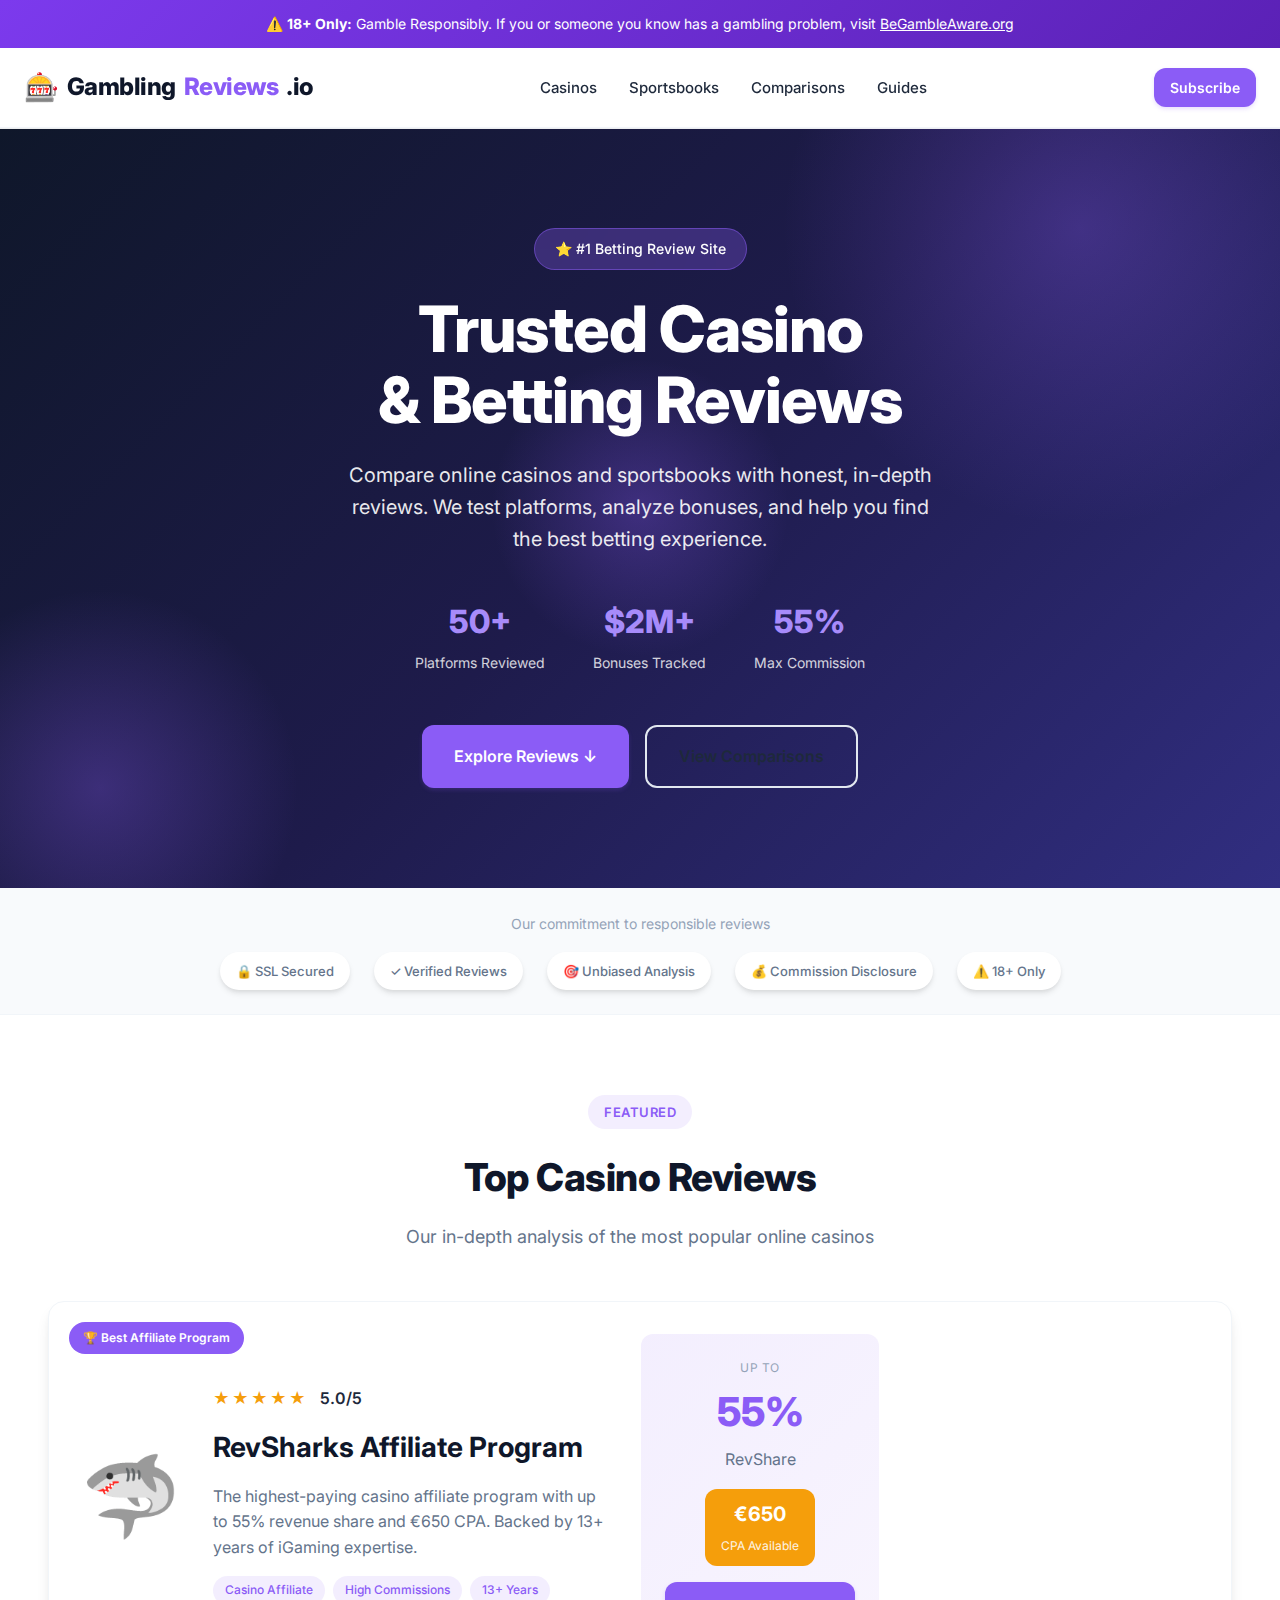
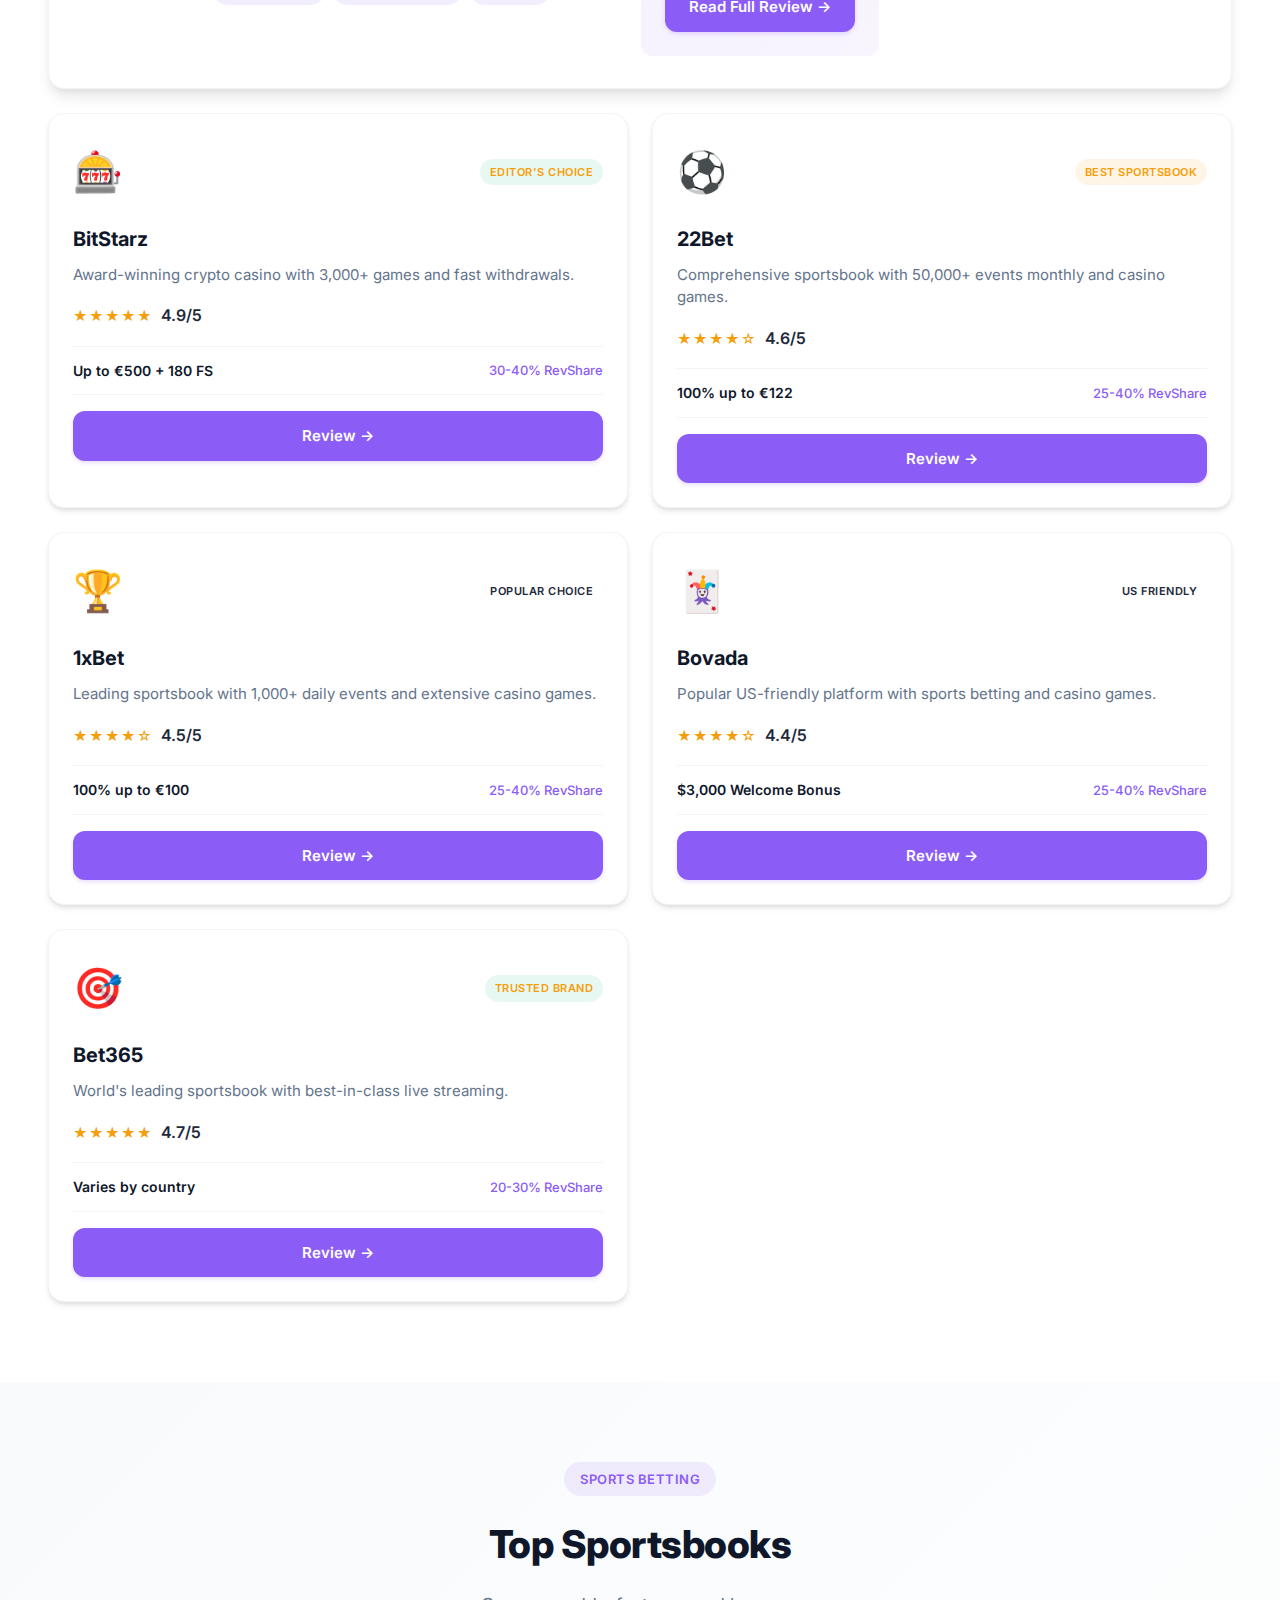
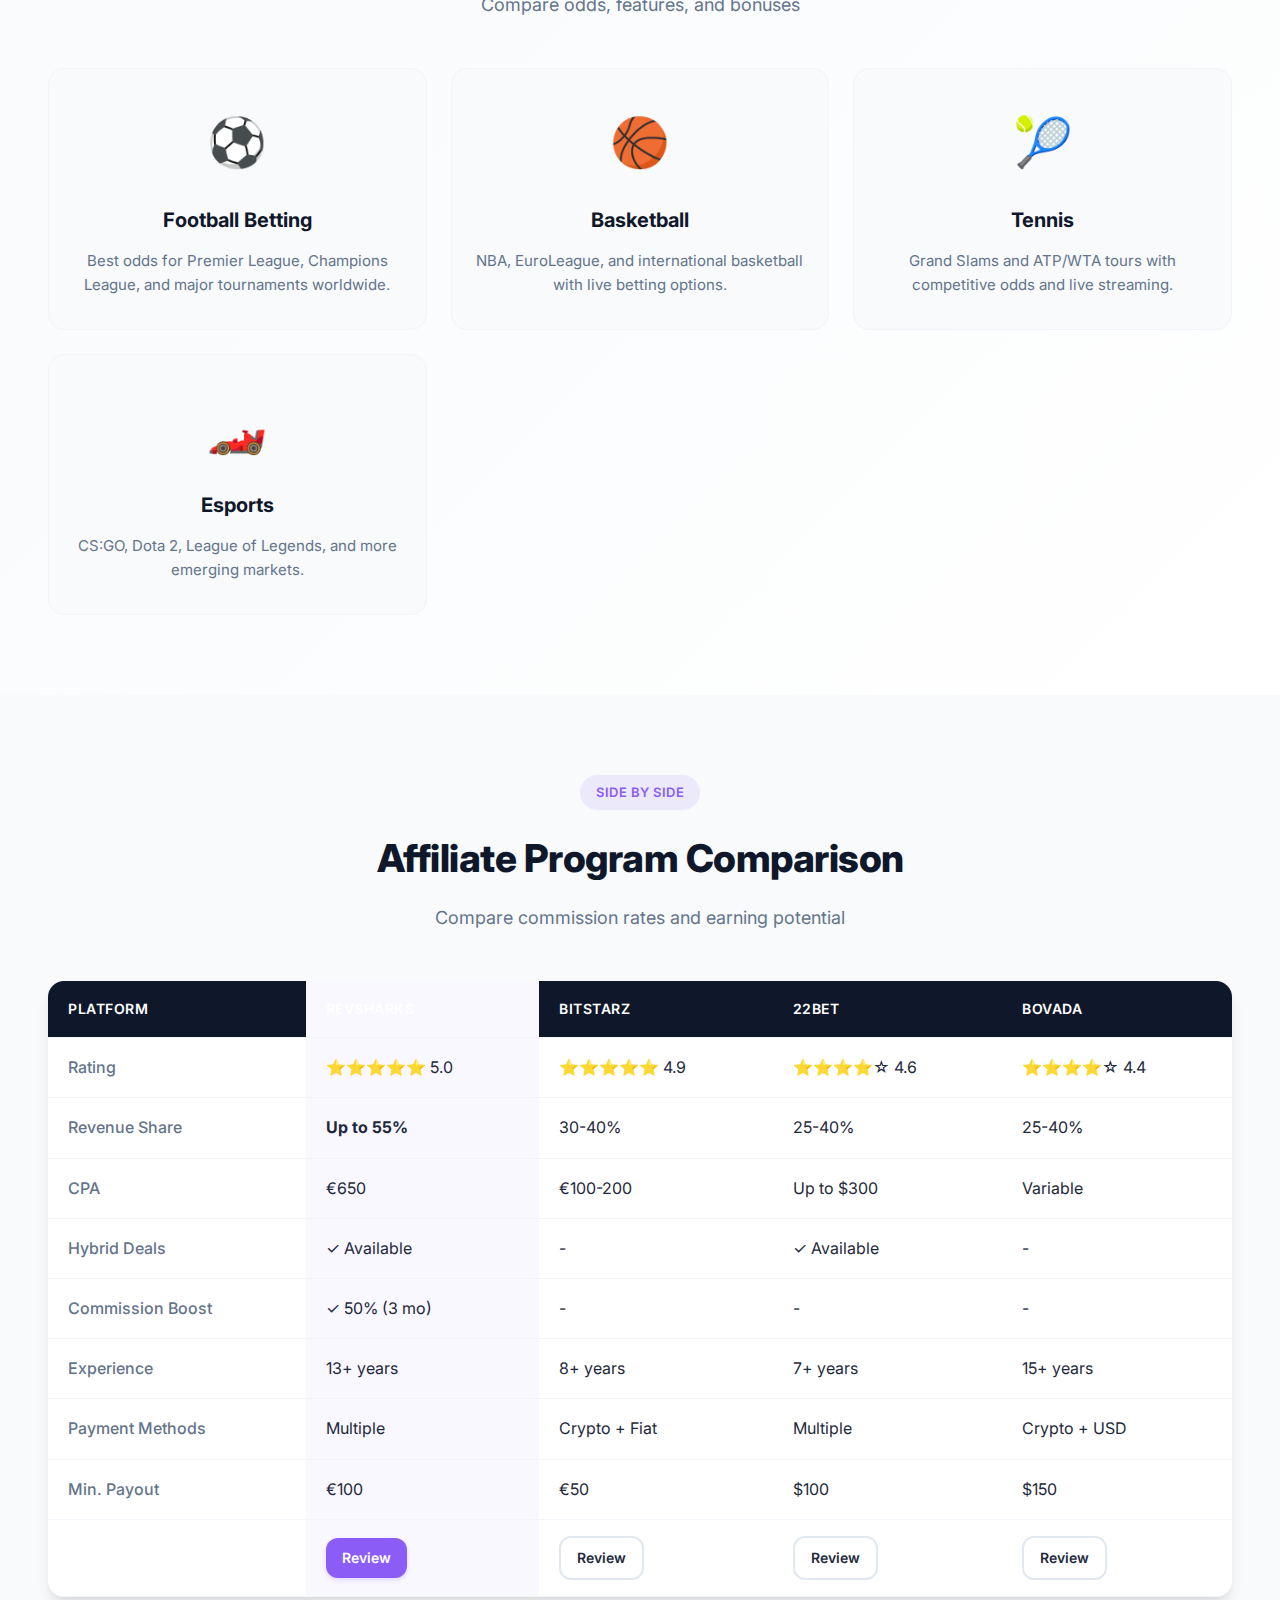
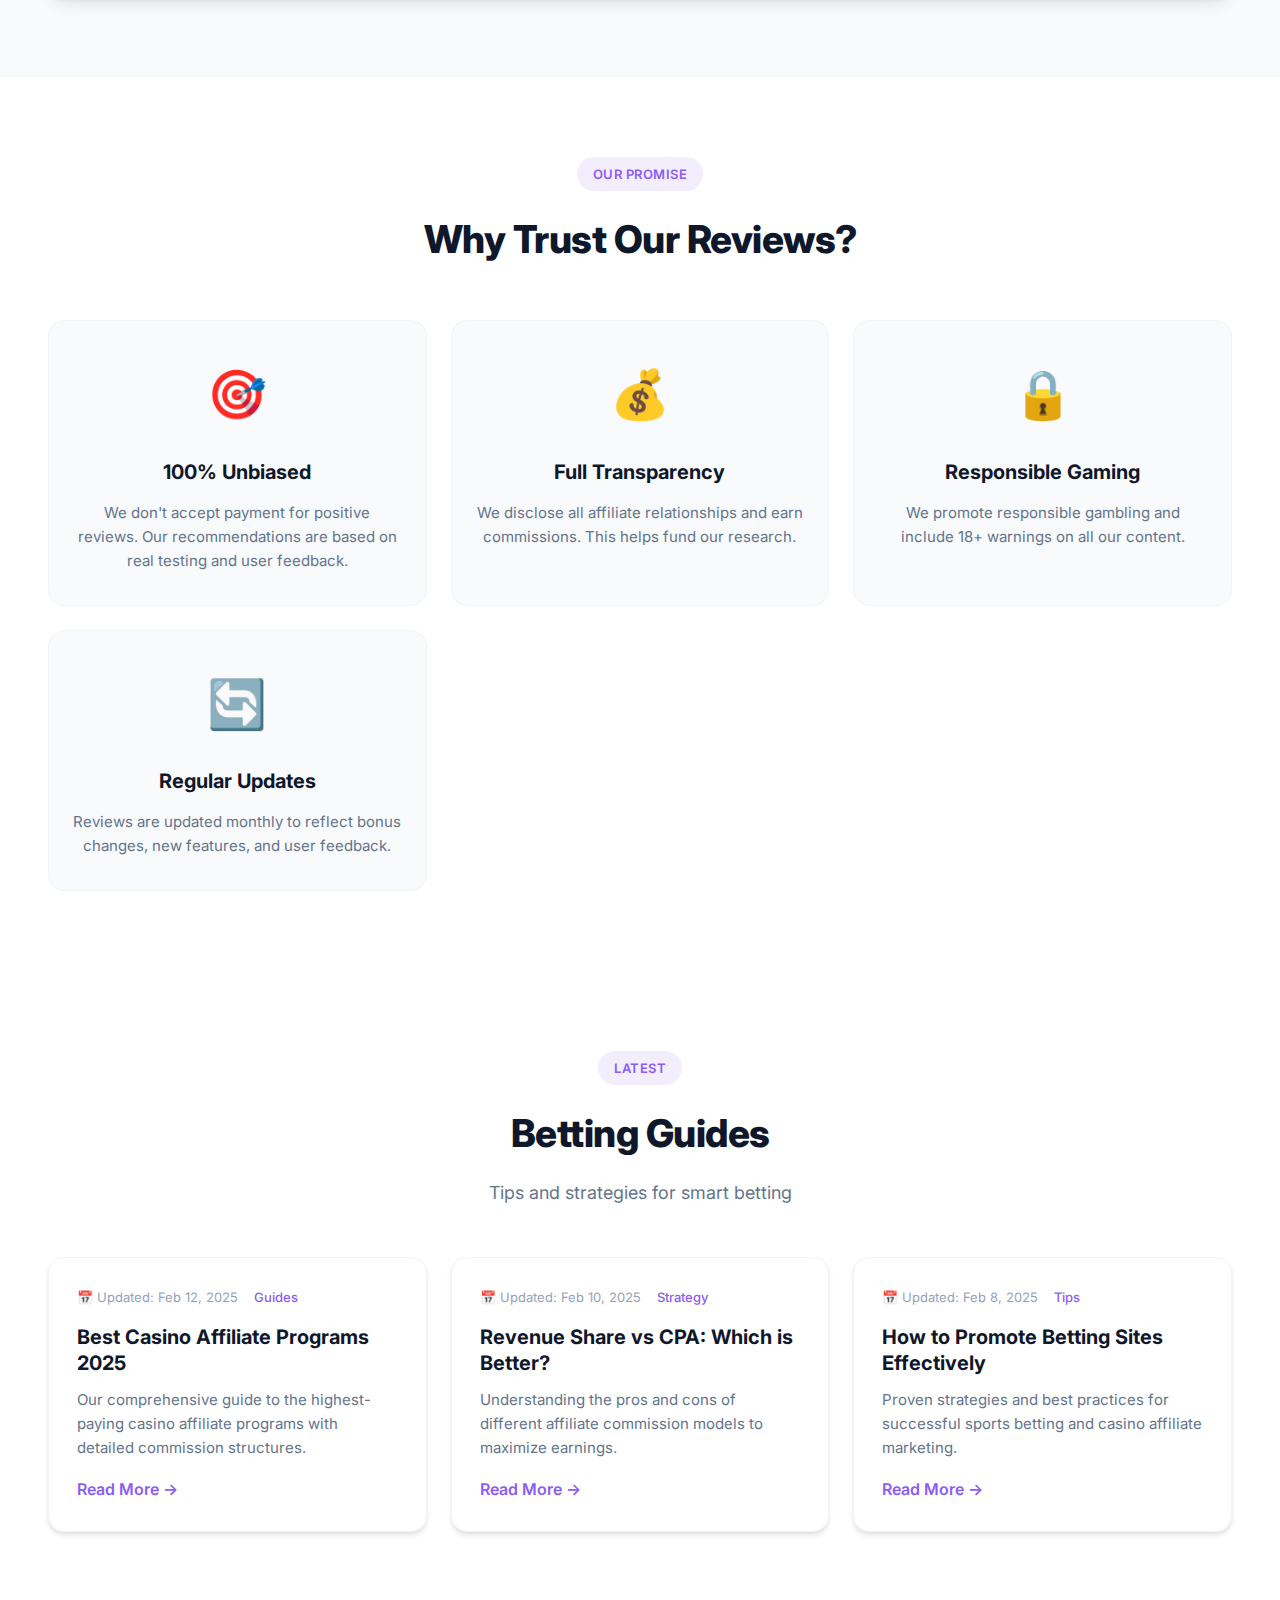
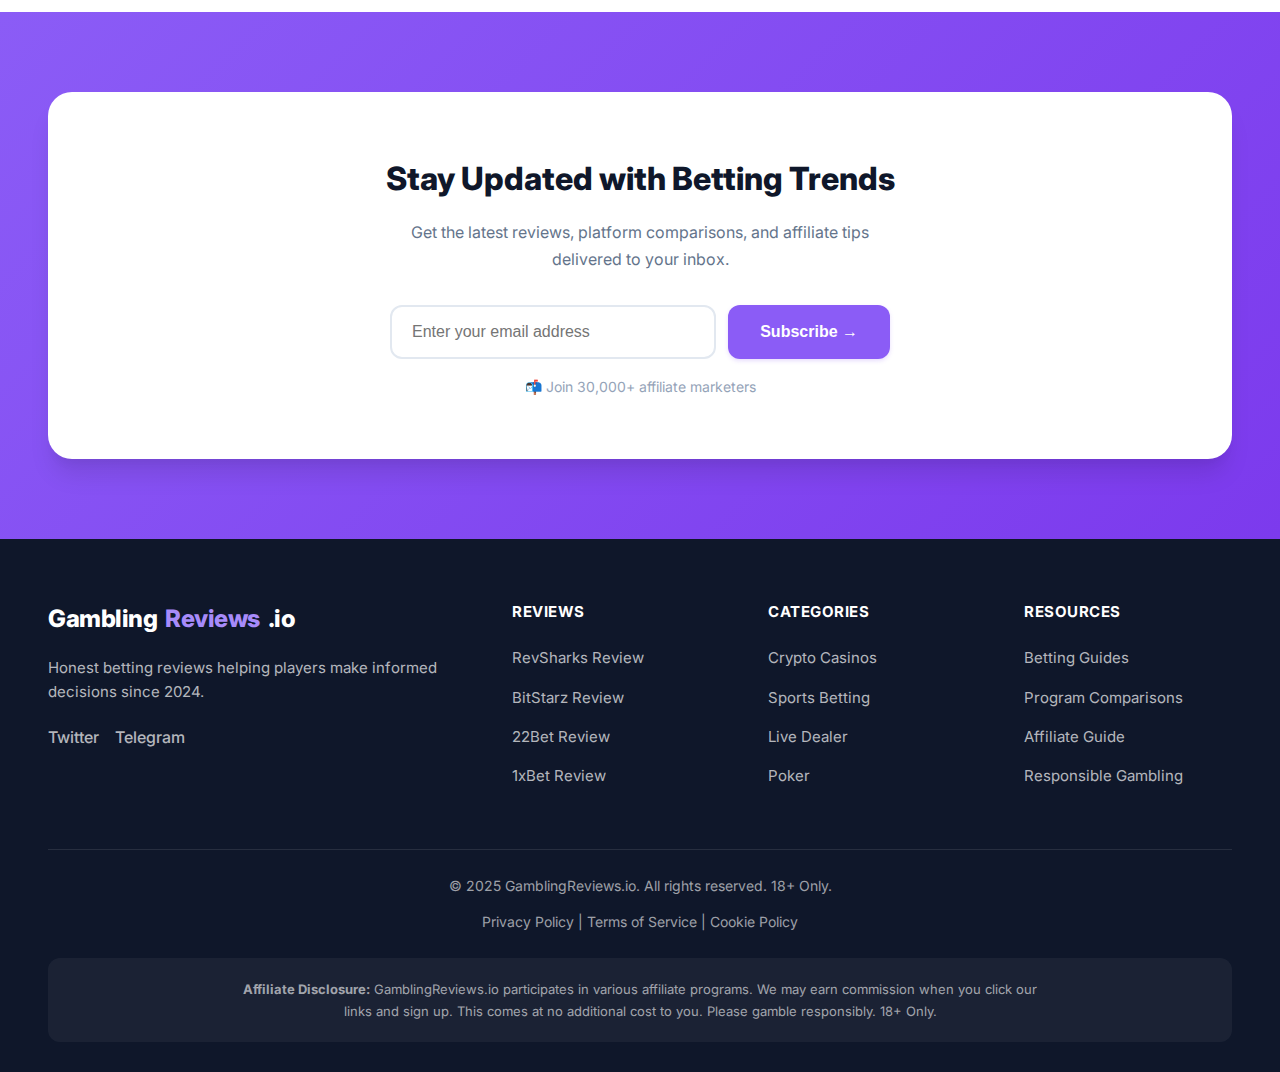
<file: index.html>
<!DOCTYPE html>
<html lang="en">
<head>
    <meta charset="UTF-8">
    <meta name="viewport" content="width=device-width, initial-scale=1.0">
    <meta name="description" content="Honest betting site & casino reviews. Find the best online casinos and sportsbooks with unbiased analysis and transparent affiliate disclosure. Updated February 2025. 18+">
    <title>GamblingReviews.io | Honest Betting & Casino Reviews (2025) 18+</title>
    <link rel="stylesheet" href="css/style.css">
    <link rel="preconnect" href="https://fonts.googleapis.com">
    <link rel="preconnect" href="https://fonts.gstatic.com" crossorigin>
    <link href="https://fonts.googleapis.com/css2?family=Inter:wght@300;400;500;600;700;800;900&display=swap" rel="stylesheet">
    <link rel="canonical" href="https://lekikxx.github.io/bettingsreviews-io/">
    <meta name="robots" content="index, follow">
    <meta property="og:type" content="website">
    <meta property="og:title" content="GamblingReviews.io | Honest Betting & Casino Reviews">
    <meta property="og:description" content="Unbiased casino and sportsbook reviews with transparent commission disclosure. Find the best platforms.">
    <script type="application/ld+json">
    {
      "@context": "https://schema.org",
      "@type": "WebSite",
      "name": "GamblingReviews.io",
      "url": "https://lekikxx.github.io/bettingsreviews-io/",
      "description": "Honest betting and casino reviews"
    }
    </script>
</head>
<body>
    <!-- Age Verification Banner -->
    <div class="announcement-bar">
        ⚠️ <strong>18+ Only:</strong> Gamble Responsibly. If you or someone you know has a gambling problem, visit <a href="https://www.begambleaware.org">BeGambleAware.org</a>
    </div>

    <!-- Header -->
    <header class="header">
        <div class="header-inner">
            <a href="index.html" class="logo">
                <span class="logo-icon">🎰</span>
                Gambling<span class="logo-highlight">Reviews</span>.io
            </a>
            <nav class="nav">
                <a href="#casinos" class="nav-link">Casinos</a>
                <a href="#sportsbooks" class="nav-link">Sportsbooks</a>
                <a href="#comparison" class="nav-link">Comparisons</a>
                <a href="#guides" class="nav-link">Guides</a>
            </nav>
            <a href="#newsletter" class="btn btn-primary btn-sm">Subscribe</a>
        </div>
    </header>

    <!-- Hero Section -->
    <section class="hero gambling-hero">
        <div class="hero-bg-shapes">
            <div class="shape shape-1"></div>
            <div class="shape shape-2"></div>
            <div class="shape shape-3"></div>
        </div>
        <div class="container hero-content">
            <span class="hero-badge">⭐ #1 Betting Review Site</span>
            <h1 class="hero-title">Trusted Casino<br>& Betting Reviews</h1>
            <p class="hero-subtitle">Compare online casinos and sportsbooks with honest, in-depth reviews. We test platforms, analyze bonuses, and help you find the best betting experience.</p>
            <div class="hero-stats">
                <div class="stat">
                    <span class="stat-number">50+</span>
                    <span class="stat-label">Platforms Reviewed</span>
                </div>
                <div class="stat">
                    <span class="stat-number">$2M+</span>
                    <span class="stat-label">Bonuses Tracked</span>
                </div>
                <div class="stat">
                    <span class="stat-number">55%</span>
                    <span class="stat-label">Max Commission</span>
                </div>
            </div>
            <div class="hero-cta">
                <a href="#casinos" class="btn btn-primary btn-lg">Explore Reviews ↓</a>
                <a href="#comparison" class="btn btn-outline btn-lg">View Comparisons</a>
            </div>
        </div>
    </section>

    <!-- Trust Badges -->
    <section class="trust-section">
        <div class="container">
            <p class="trust-label">Our commitment to responsible reviews</p>
            <div class="trust-badges">
                <span class="trust-badge">🔒 SSL Secured</span>
                <span class="trust-badge">✓ Verified Reviews</span>
                <span class="trust-badge">🎯 Unbiased Analysis</span>
                <span class="trust-badge">💰 Commission Disclosure</span>
                <span class="trust-badge">⚠️ 18+ Only</span>
            </div>
        </div>
    </section>

    <!-- Featured Casinos -->
    <section class="section featured-section" id="casinos">
        <div class="container">
            <div class="section-header">
                <span class="section-tag">Featured</span>
                <h2 class="section-title">Top Casino Reviews</h2>
                <p class="section-subtitle">Our in-depth analysis of the most popular online casinos</p>
            </div>

            <div class="featured-grid">
                <!-- RevSharks (Best Program) -->
                <article class="featured-card featured-main">
                    <div class="featured-badge">🏆 Best Affiliate Program</div>
                    <div class="featured-content">
                        <div class="featured-icon">🦈</div>
                        <div class="featured-info">
                            <div class="featured-meta">
                                <span class="rating-stars">★★★★★</span>
                                <span class="rating-score">5.0/5</span>
                            </div>
                            <h3 class="featured-title">RevSharks Affiliate Program</h3>
                            <p class="featured-excerpt">The highest-paying casino affiliate program with up to 55% revenue share and €650 CPA. Backed by 13+ years of iGaming expertise.</p>
                            <div class="featured-tags">
                                <span class="tag">Casino Affiliate</span>
                                <span class="tag">High Commissions</span>
                                <span class="tag">13+ Years</span>
                            </div>
                        </div>
                        <div class="featured-pricing">
                            <div class="price-tag">
                                <span class="price-from">Up to</span>
                                <span class="price-amount">55%</span>
                                <span class="price-period">RevShare</span>
                            </div>
                            <div class="commission-badge">
                                <span class="commission-rate">€650</span>
                                <span class="commission-label">CPA Available</span>
                            </div>
                            <a href="reviews/revsharks.html" class="btn btn-primary btn-block">Read Full Review →</a>
                        </div>
                    </div>
                </article>

                <!-- BitStarz -->
                <article class="review-card">
                    <div class="card-header">
                        <div class="card-icon">🎰</div>
                        <span class="card-badge badge-success">Editor's Choice</span>
                    </div>
                    <h3 class="card-title">BitStarz</h3>
                    <p class="card-excerpt">Award-winning crypto casino with 3,000+ games and fast withdrawals.</p>
                    <div class="card-rating">
                        <span class="stars">★★★★★</span>
                        <span class="score">4.9/5</span>
                    </div>
                    <div class="card-pricing">
                        <span class="price">Up to €500 + 180 FS</span>
                        <span class="commission">30-40% RevShare</span>
                    </div>
                    <a href="reviews/bitstarz.html" class="btn btn-primary btn-block">Review →</a>
                </article>

                <!-- 22Bet -->
                <article class="review-card">
                    <div class="card-header">
                        <div class="card-icon">⚽</div>
                        <span class="card-badge badge-warning">Best Sportsbook</span>
                    </div>
                    <h3 class="card-title">22Bet</h3>
                    <p class="card-excerpt">Comprehensive sportsbook with 50,000+ events monthly and casino games.</p>
                    <div class="card-rating">
                        <span class="stars">★★★★☆</span>
                        <span class="score">4.6/5</span>
                    </div>
                    <div class="card-pricing">
                        <span class="price">100% up to €122</span>
                        <span class="commission">25-40% RevShare</span>
                    </div>
                    <a href="reviews/22bet.html" class="btn btn-primary btn-block">Review →</a>
                </article>

                <!-- 1xBet -->
                <article class="review-card">
                    <div class="card-header">
                        <div class="card-icon">🏆</div>
                        <span class="card-badge">Popular Choice</span>
                    </div>
                    <h3 class="card-title">1xBet</h3>
                    <p class="card-excerpt">Leading sportsbook with 1,000+ daily events and extensive casino games.</p>
                    <div class="card-rating">
                        <span class="stars">★★★★☆</span>
                        <span class="score">4.5/5</span>
                    </div>
                    <div class="card-pricing">
                        <span class="price">100% up to €100</span>
                        <span class="commission">25-40% RevShare</span>
                    </div>
                    <a href="reviews/1xbet.html" class="btn btn-primary btn-block">Review →</a>
                </article>

                <!-- Bovada -->
                <article class="review-card">
                    <div class="card-header">
                        <div class="card-icon">🃏</div>
                        <span class="card-badge">US Friendly</span>
                    </div>
                    <h3 class="card-title">Bovada</h3>
                    <p class="card-excerpt">Popular US-friendly platform with sports betting and casino games.</p>
                    <div class="card-rating">
                        <span class="stars">★★★★☆</span>
                        <span class="score">4.4/5</span>
                    </div>
                    <div class="card-pricing">
                        <span class="price">$3,000 Welcome Bonus</span>
                        <span class="commission">25-40% RevShare</span>
                    </div>
                    <a href="reviews/bovada.html" class="btn btn-primary btn-block">Review →</a>
                </article>

                <!-- Bet365 -->
                <article class="review-card">
                    <div class="card-header">
                        <div class="card-icon">🎯</div>
                        <span class="card-badge badge-success">Trusted Brand</span>
                    </div>
                    <h3 class="card-title">Bet365</h3>
                    <p class="card-excerpt">World's leading sportsbook with best-in-class live streaming.</p>
                    <div class="card-rating">
                        <span class="stars">★★★★★</span>
                        <span class="score">4.7/5</span>
                    </div>
                    <div class="card-pricing">
                        <span class="price">Varies by country</span>
                        <span class="commission">20-30% RevShare</span>
                    </div>
                    <a href="reviews/bet365.html" class="btn btn-primary btn-block">Review →</a>
                </article>
            </div>
        </div>
    </section>

    <!-- Sportsbooks Section -->
    <section class="section sportsbook-section" id="sportsbooks">
        <div class="container">
            <div class="section-header">
                <span class="section-tag">Sports Betting</span>
                <h2 class="section-title">Top Sportsbooks</h2>
                <p class="section-subtitle">Compare odds, features, and bonuses</p>
            </div>

            <div class="features-grid">
                <div class="feature-card">
                    <div class="feature-icon">⚽</div>
                    <h3>Football Betting</h3>
                    <p>Best odds for Premier League, Champions League, and major tournaments worldwide.</p>
                </div>
                <div class="feature-card">
                    <div class="feature-icon">🏀</div>
                    <h3>Basketball</h3>
                    <p>NBA, EuroLeague, and international basketball with live betting options.</p>
                </div>
                <div class="feature-card">
                    <div class="feature-icon">🎾</div>
                    <h3>Tennis</h3>
                    <p>Grand Slams and ATP/WTA tours with competitive odds and live streaming.</p>
                </div>
                <div class="feature-card">
                    <div class="feature-icon">🏎️</div>
                    <h3>Esports</h3>
                    <p>CS:GO, Dota 2, League of Legends, and more emerging markets.</p>
                </div>
            </div>
        </div>
    </section>

    <!-- Commission Comparison -->
    <section class="section comparison-section" id="comparison">
        <div class="container">
            <div class="section-header">
                <span class="section-tag">Side by Side</span>
                <h2 class="section-title">Affiliate Program Comparison</h2>
                <p class="section-subtitle">Compare commission rates and earning potential</p>
            </div>

            <div class="table-wrapper">
                <table class="comparison-table enhanced">
                    <thead>
                        <tr>
                            <th>Platform</th>
                            <th class="highlight-col">RevSharks</th>
                            <th>BitStarz</th>
                            <th>22Bet</th>
                            <th>Bovada</th>
                        </tr>
                    </thead>
                    <tbody>
                        <tr>
                            <td>Rating</td>
                            <td class="highlight-col"><span class="rating-cell">⭐⭐⭐⭐⭐</span> 5.0</td>
                            <td>⭐⭐⭐⭐⭐ 4.9</td>
                            <td>⭐⭐⭐⭐☆ 4.6</td>
                            <td>⭐⭐⭐⭐☆ 4.4</td>
                        </tr>
                        <tr>
                            <td>Revenue Share</td>
                            <td class="highlight-col"><strong>Up to 55%</strong></td>
                            <td>30-40%</td>
                            <td>25-40%</td>
                            <td>25-40%</td>
                        </tr>
                        <tr>
                            <td>CPA</td>
                            <td class="highlight-col">€650</td>
                            <td>€100-200</td>
                            <td>Up to $300</td>
                            <td>Variable</td>
                        </tr>
                        <tr>
                            <td>Hybrid Deals</td>
                            <td class="highlight-col">✓ Available</td>
                            <td>-</td>
                            <td>✓ Available</td>
                            <td>-</td>
                        </tr>
                        <tr>
                            <td>Commission Boost</td>
                            <td class="highlight-col">✓ 50% (3 mo)</td>
                            <td>-</td>
                            <td>-</td>
                            <td>-</td>
                        </tr>
                        <tr>
                            <td>Experience</td>
                            <td class="highlight-col">13+ years</td>
                            <td>8+ years</td>
                            <td>7+ years</td>
                            <td>15+ years</td>
                        </tr>
                        <tr>
                            <td>Payment Methods</td>
                            <td class="highlight-col">Multiple</td>
                            <td>Crypto + Fiat</td>
                            <td>Multiple</td>
                            <td>Crypto + USD</td>
                        </tr>
                        <tr>
                            <td>Min. Payout</td>
                            <td class="highlight-col">€100</td>
                            <td>€50</td>
                            <td>$100</td>
                            <td>$150</td>
                        </tr>
                        <tr class="action-row">
                            <td></td>
                            <td class="highlight-col"><a href="reviews/revsharks.html" class="btn btn-primary btn-sm">Review</a></td>
                            <td><a href="reviews/bitstarz.html" class="btn btn-outline btn-sm">Review</a></td>
                            <td><a href="reviews/22bet.html" class="btn btn-outline btn-sm">Review</a></td>
                            <td><a href="reviews/bovada.html" class="btn btn-outline btn-sm">Review</a></td>
                        </tr>
                    </tbody>
                </table>
            </div>
        </div>
    </section>

    <!-- Why Trust Us -->
    <section class="section why-section">
        <div class="container">
            <div class="section-header">
                <span class="section-tag">Our Promise</span>
                <h2 class="section-title">Why Trust Our Reviews?</h2>
            </div>
            <div class="features-grid">
                <div class="feature-card">
                    <div class="feature-icon">🎯</div>
                    <h3>100% Unbiased</h3>
                    <p>We don't accept payment for positive reviews. Our recommendations are based on real testing and user feedback.</p>
                </div>
                <div class="feature-card">
                    <div class="feature-icon">💰</div>
                    <h3>Full Transparency</h3>
                    <p>We disclose all affiliate relationships and earn commissions. This helps fund our research.</p>
                </div>
                <div class="feature-card">
                    <div class="feature-icon">🔒</div>
                    <h3>Responsible Gaming</h3>
                    <p>We promote responsible gambling and include 18+ warnings on all our content.</p>
                </div>
                <div class="feature-card">
                    <div class="feature-icon">🔄</div>
                    <h3>Regular Updates</h3>
                    <p>Reviews are updated monthly to reflect bonus changes, new features, and user feedback.</p>
                </div>
            </div>
        </div>
    </section>

    <!-- Guides Section -->
    <section class="section blog-section" id="guides">
        <div class="container">
            <div class="section-header">
                <span class="section-tag">Latest</span>
                <h2 class="section-title">Betting Guides</h2>
                <p class="section-subtitle">Tips and strategies for smart betting</p>
            </div>

            <div class="blog-grid">
                <article class="blog-card">
                    <div class="blog-meta">
                        <span class="blog-date">📅 Updated: Feb 12, 2025</span>
                        <span class="blog-category">Guides</span>
                    </div>
                    <h3 class="blog-title">Best Casino Affiliate Programs 2025</h3>
                    <p class="blog-excerpt">Our comprehensive guide to the highest-paying casino affiliate programs with detailed commission structures.</p>
                    <a href="blog/best-casino-affiliate-programs.html" class="blog-link">Read More →</a>
                </article>

                <article class="blog-card">
                    <div class="blog-meta">
                        <span class="blog-date">📅 Updated: Feb 10, 2025</span>
                        <span class="blog-category">Strategy</span>
                    </div>
                    <h3 class="blog-title">Revenue Share vs CPA: Which is Better?</h3>
                    <p class="blog-excerpt">Understanding the pros and cons of different affiliate commission models to maximize earnings.</p>
                    <a href="blog/revshare-vs-cpa.html" class="blog-link">Read More →</a>
                </article>

                <article class="blog-card">
                    <div class="blog-meta">
                        <span class="blog-date">📅 Updated: Feb 8, 2025</span>
                        <span class="blog-category">Tips</span>
                    </div>
                    <h3 class="blog-title">How to Promote Betting Sites Effectively</h3>
                    <p class="blog-excerpt">Proven strategies and best practices for successful sports betting and casino affiliate marketing.</p>
                    <a href="blog/promote-betting-sites.html" class="blog-link">Read More →</a>
                </article>
            </div>
        </div>
    </section>

    <!-- Newsletter -->
    <section class="section newsletter-section" id="newsletter">
        <div class="container">
            <div class="newsletter-box">
                <div class="newsletter-content">
                    <h2 class="newsletter-title">Stay Updated with Betting Trends</h2>
                    <p class="newsletter-subtitle">Get the latest reviews, platform comparisons, and affiliate tips delivered to your inbox.</p>
                    <form class="newsletter-form">
                        <input type="email" placeholder="Enter your email address" required class="newsletter-input">
                        <button type="submit" class="btn btn-primary btn-lg">Subscribe →</button>
                    </form>
                    <p class="newsletter-note">📬 Join 30,000+ affiliate marketers</p>
                </div>
            </div>
        </div>
    </section>

    <!-- Footer -->
    <footer class="footer">
        <div class="container">
            <div class="footer-grid">
                <div class="footer-brand">
                    <a href="index.html" class="logo">Gambling<span>Reviews</span>.io</a>
                    <p class="footer-desc">Honest betting reviews helping players make informed decisions since 2024.</p>
                    <div class="footer-social">
                        <a href="#" class="social-link">Twitter</a>
                        <a href="#" class="social-link">Telegram</a>
                    </div>
                </div>
                <div class="footer-links">
                    <h4>Reviews</h4>
                    <ul>
                        <li><a href="reviews/revsharks.html">RevSharks Review</a></li>
                        <li><a href="reviews/bitstarz.html">BitStarz Review</a></li>
                        <li><a href="reviews/22bet.html">22Bet Review</a></li>
                        <li><a href="reviews/1xbet.html">1xBet Review</a></li>
                    </ul>
                </div>
                <div class="footer-links">
                    <h4>Categories</h4>
                    <ul>
                        <li><a href="#">Crypto Casinos</a></li>
                        <li><a href="#">Sports Betting</a></li>
                        <li><a href="#">Live Dealer</a></li>
                        <li><a href="#">Poker</a></li>
                    </ul>
                </div>
                <div class="footer-links">
                    <h4>Resources</h4>
                    <ul>
                        <li><a href="#guides">Betting Guides</a></li>
                        <li><a href="#comparison">Program Comparisons</a></li>
                        <li><a href="#">Affiliate Guide</a></li>
                        <li><a href="#">Responsible Gambling</a></li>
                    </ul>
                </div>
            </div>
            <div class="footer-bottom">
                <p>© 2025 GamblingReviews.io. All rights reserved. 18+ Only.</p>
                <p class="footer-legal">
                    <a href="#">Privacy Policy</a> | 
                    <a href="#">Terms of Service</a> | 
                    <a href="#">Cookie Policy</a>
                </p>
            </div>
            <div class="affiliate-disclosure">
                <p><strong>Affiliate Disclosure:</strong> GamblingReviews.io participates in various affiliate programs. We may earn commission when you click our links and sign up. This comes at no additional cost to you. Please gamble responsibly. 18+ Only.</p>
            </div>
        </div>
    </footer>

    <script src="js/main.js"></script>
</body>
</html>
</file>
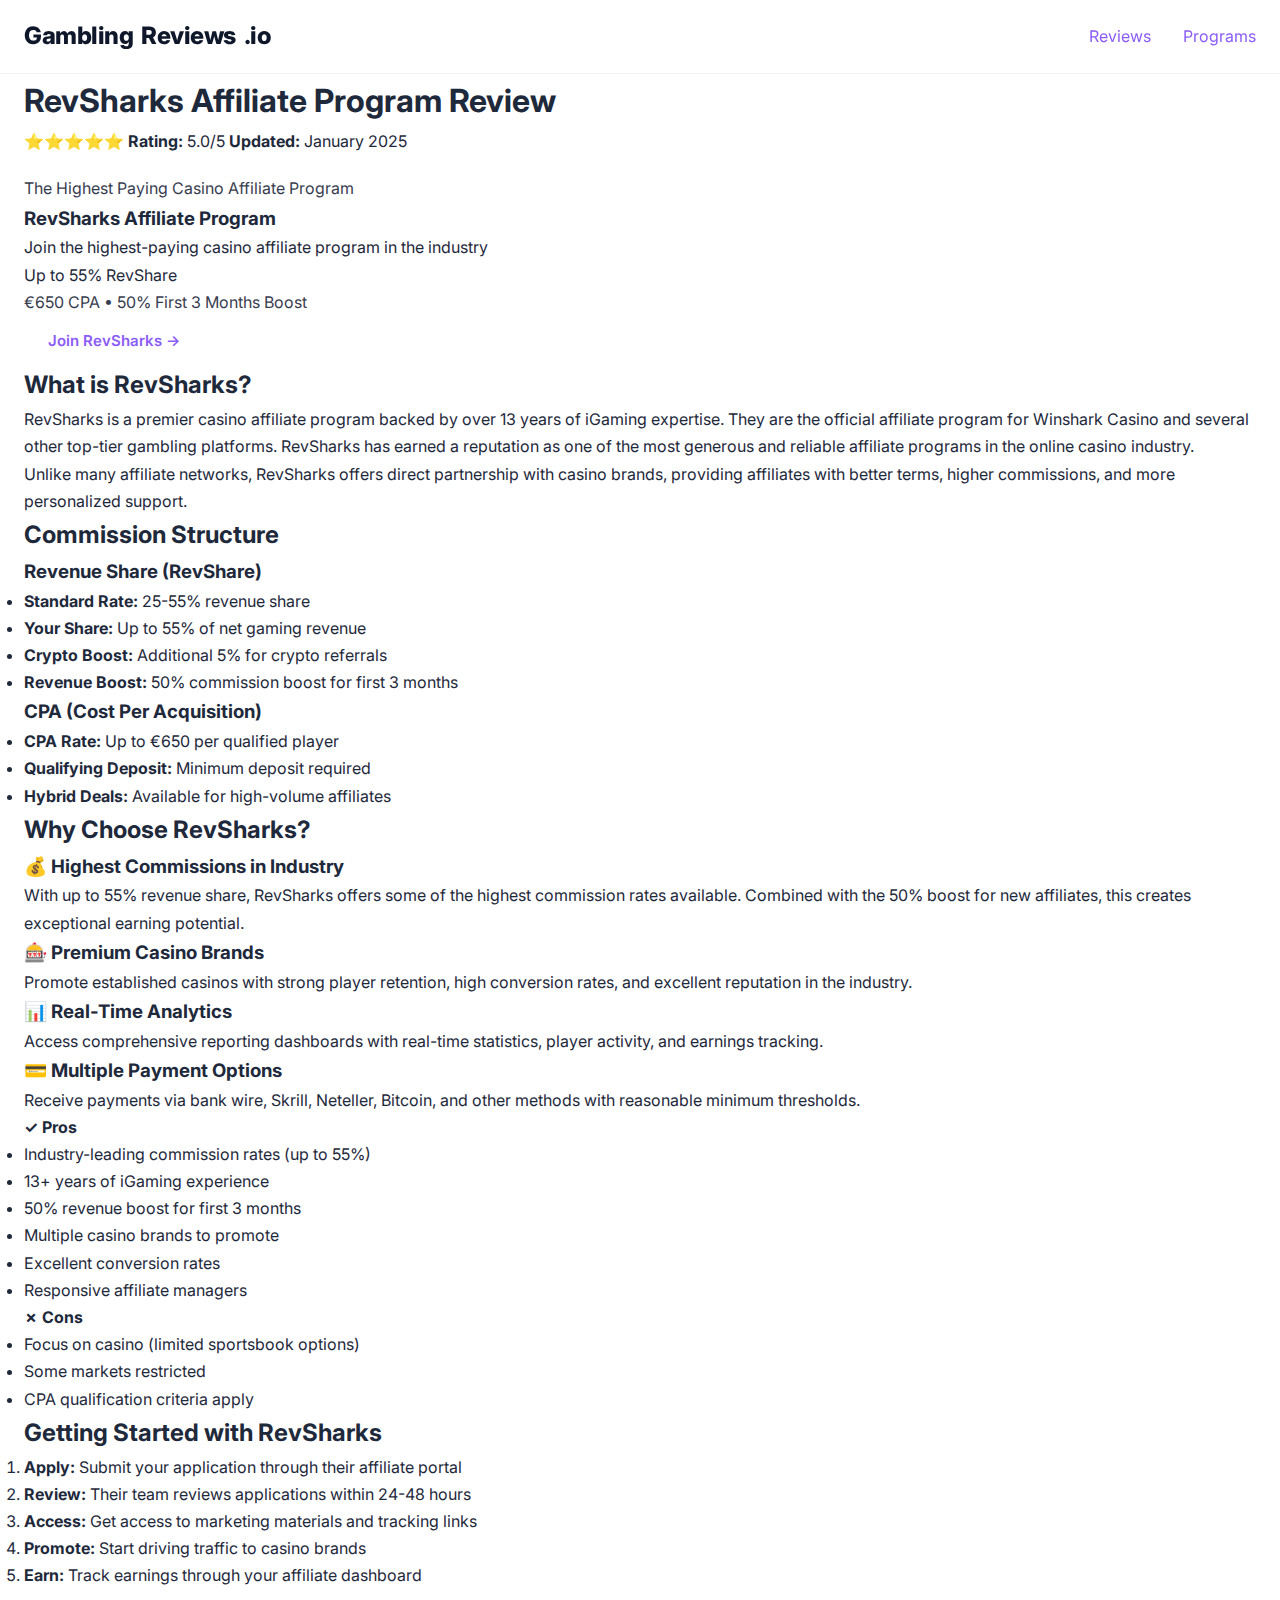
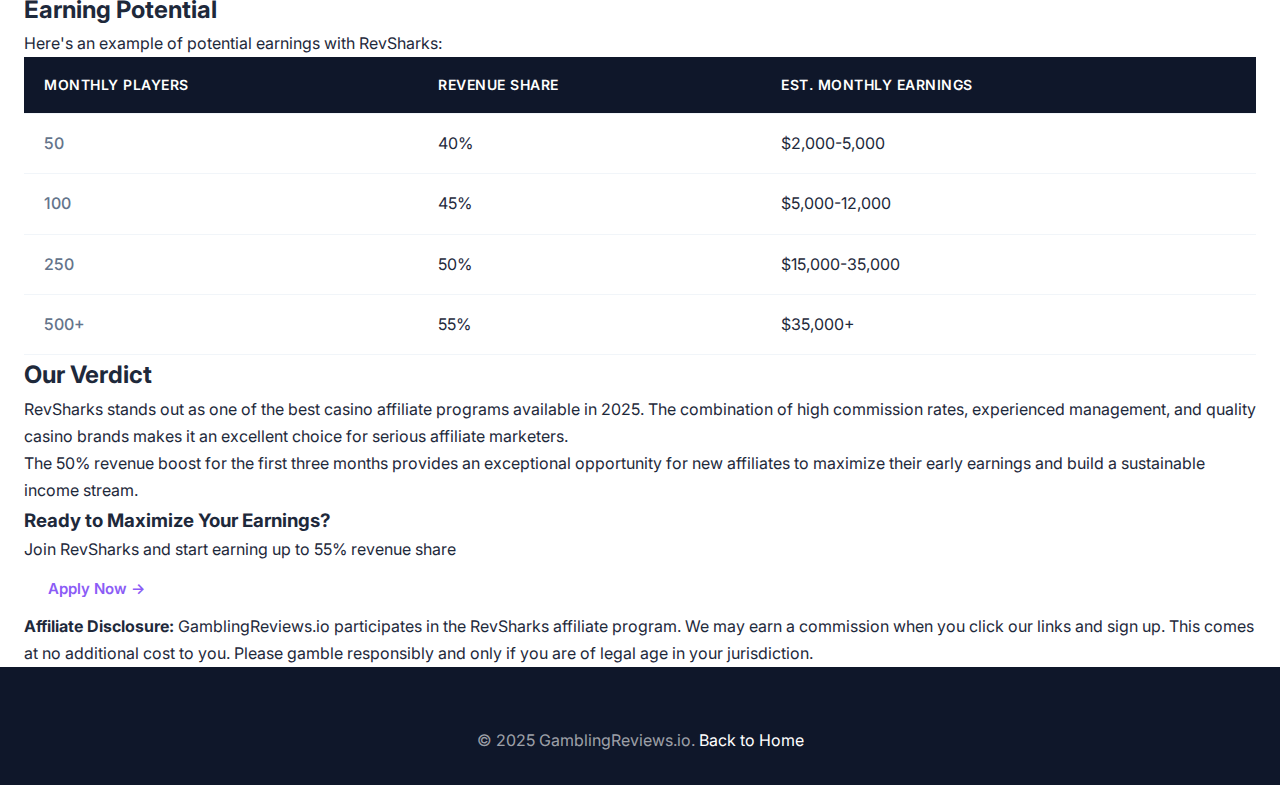
<file: reviews/revsharks.html>
<!DOCTYPE html>
<html lang="en">
<head>
    <meta charset="UTF-8">
    <meta name="viewport" content="width=device-width, initial-scale=1.0">
    <meta name="description" content="RevSharks affiliate program review 2025 - Highest paying casino affiliate program with up to 55% revenue share and €650 CPA. Complete review and earning potential analysis.">
    <title>RevSharks Affiliate Program Review 2025 - Highest Commissions</title>
    <link rel="stylesheet" href="../css/style.css">
    <link href="https://fonts.googleapis.com/css2?family=Inter:wght@400;500;600;700;800&display=swap" rel="stylesheet">
</head>
<body>
    <header class="header">
        <div class="header-inner">
            <a href="../index.html" class="logo">Gambling<span>Reviews</span>.io</a>
            <nav class="nav">
                <a href="../index.html#reviews">Reviews</a>
                <a href="../index.html#programs">Programs</a>
            </nav>
        </div>
    </header>

    <div class="review-header">
        <div class="container">
            <h1>RevSharks Affiliate Program Review</h1>
            <div class="review-meta">
                <span class="rating">⭐⭐⭐⭐⭐</span>
                <span><strong>Rating:</strong> 5.0/5</span>
                <span><strong>Updated:</strong> January 2025</span>
            </div>
            <p style="margin-top:20px;opacity:0.9;">The Highest Paying Casino Affiliate Program</p>
        </div>
    </div>

    <div class="review-content">
        <div class="container">
            <div class="cta-box">
                <h3>RevSharks Affiliate Program</h3>
                <p>Join the highest-paying casino affiliate program in the industry</p>
                <div class="price">Up to 55% RevShare</div>
                <p style="opacity:0.9;">€650 CPA • 50% First 3 Months Boost</p>
                <a href="#" class="btn">Join RevSharks →</a>
            </div>

            <h2>What is RevSharks?</h2>
            <p>RevSharks is a premier casino affiliate program backed by over 13 years of iGaming expertise. They are the official affiliate program for Winshark Casino and several other top-tier gambling platforms. RevSharks has earned a reputation as one of the most generous and reliable affiliate programs in the online casino industry.</p>

            <p>Unlike many affiliate networks, RevSharks offers direct partnership with casino brands, providing affiliates with better terms, higher commissions, and more personalized support.</p>

            <h2>Commission Structure</h2>
            
            <div class="pricing-box">
                <h3>Revenue Share (RevShare)</h3>
                <ul>
                    <li><strong>Standard Rate:</strong> 25-55% revenue share</li>
                    <li><strong>Your Share:</strong> Up to 55% of net gaming revenue</li>
                    <li><strong>Crypto Boost:</strong> Additional 5% for crypto referrals</li>
                    <li><strong>Revenue Boost:</strong> 50% commission boost for first 3 months</li>
                </ul>
            </div>

            <div class="pricing-box">
                <h3>CPA (Cost Per Acquisition)</h3>
                <ul>
                    <li><strong>CPA Rate:</strong> Up to €650 per qualified player</li>
                    <li><strong>Qualifying Deposit:</strong> Minimum deposit required</li>
                    <li><strong>Hybrid Deals:</strong> Available for high-volume affiliates</li>
                </ul>
            </div>

            <h2>Why Choose RevSharks?</h2>
            
            <h3>💰 Highest Commissions in Industry</h3>
            <p>With up to 55% revenue share, RevSharks offers some of the highest commission rates available. Combined with the 50% boost for new affiliates, this creates exceptional earning potential.</p>

            <h3>🎰 Premium Casino Brands</h3>
            <p>Promote established casinos with strong player retention, high conversion rates, and excellent reputation in the industry.</p>

            <h3>📊 Real-Time Analytics</h3>
            <p>Access comprehensive reporting dashboards with real-time statistics, player activity, and earnings tracking.</p>

            <h3>💳 Multiple Payment Options</h3>
            <p>Receive payments via bank wire, Skrill, Neteller, Bitcoin, and other methods with reasonable minimum thresholds.</p>

            <div class="pros-cons">
                <div class="pros">
                    <h4>✓ Pros</h4>
                    <ul>
                        <li>Industry-leading commission rates (up to 55%)</li>
                        <li>13+ years of iGaming experience</li>
                        <li>50% revenue boost for first 3 months</li>
                        <li>Multiple casino brands to promote</li>
                        <li>Excellent conversion rates</li>
                        <li>Responsive affiliate managers</li>
                    </ul>
                </div>
                <div class="cons">
                    <h4>✗ Cons</h4>
                    <ul>
                        <li>Focus on casino (limited sportsbook options)</li>
                        <li>Some markets restricted</li>
                        <li>CPA qualification criteria apply</li>
                    </ul>
                </div>
            </div>

            <h2>Getting Started with RevSharks</h2>
            <ol>
                <li><strong>Apply:</strong> Submit your application through their affiliate portal</li>
                <li><strong>Review:</strong> Their team reviews applications within 24-48 hours</li>
                <li><strong>Access:</strong> Get access to marketing materials and tracking links</li>
                <li><strong>Promote:</strong> Start driving traffic to casino brands</li>
                <li><strong>Earn:</strong> Track earnings through your affiliate dashboard</li>
            </ol>

            <h2>Earning Potential</h2>
            <p>Here's an example of potential earnings with RevSharks:</p>
            <table class="comparison-table">
                <thead>
                    <tr>
                        <th>Monthly Players</th>
                        <th>Revenue Share</th>
                        <th>Est. Monthly Earnings</th>
                    </tr>
                </thead>
                <tbody>
                    <tr>
                        <td>50</td>
                        <td>40%</td>
                        <td>$2,000-5,000</td>
                    </tr>
                    <tr>
                        <td>100</td>
                        <td>45%</td>
                        <td>$5,000-12,000</td>
                    </tr>
                    <tr>
                        <td>250</td>
                        <td>50%</td>
                        <td>$15,000-35,000</td>
                    </tr>
                    <tr>
                        <td>500+</td>
                        <td>55%</td>
                        <td>$35,000+</td>
                    </tr>
                </tbody>
            </table>

            <h2>Our Verdict</h2>
            <p>RevSharks stands out as one of the best casino affiliate programs available in 2025. The combination of high commission rates, experienced management, and quality casino brands makes it an excellent choice for serious affiliate marketers.</p>

            <p>The 50% revenue boost for the first three months provides an exceptional opportunity for new affiliates to maximize their early earnings and build a sustainable income stream.</p>

            <div class="cta-box">
                <h3>Ready to Maximize Your Earnings?</h3>
                <p>Join RevSharks and start earning up to 55% revenue share</p>
                <a href="#" class="btn">Apply Now →</a>
            </div>

            <div class="disclosure">
                <strong>Affiliate Disclosure:</strong> GamblingReviews.io participates in the RevSharks affiliate program. We may earn a commission when you click our links and sign up. This comes at no additional cost to you. Please gamble responsibly and only if you are of legal age in your jurisdiction.
            </div>
        </div>
    </div>

    <footer class="footer">
        <div class="container">
            <p style="text-align:center;color:rgba(255,255,255,0.6);">
                © 2025 GamblingReviews.io. <a href="../index.html" style="color:white;">Back to Home</a>
            </p>
        </div>
    </footer>

    <script src="../js/main.js"></script>
</body>
</html>
</file>
<file: css/style.css>
/* GamblingReviews.io - Professional Betting Review Site Styles */
:root {
    --primary: #8b5cf6;
    --primary-dark: #7c3aed;
    --primary-light: #a78bfa;
    --secondary: #0f172a;
    --accent: #f59e0b;
    --success: #10b981;
    --warning: #f59e0b;
    --danger: #ef4444;
    --text: #1e293b;
    --text-light: #64748b;
    --text-muted: #94a3b8;
    --bg: #ffffff;
    --bg-light: #f8fafc;
    --bg-soft: #f1f5f9;
    --dark: #0f172a;
    --border: #e2e8f0;
    --border-light: #f1f5f9;
    --shadow: 0 4px 6px -1px rgba(0,0,0,0.1), 0 2px 4px -1px rgba(0,0,0,0.06);
    --shadow-lg: 0 10px 15px -3px rgba(0,0,0,0.1), 0 4px 6px -2px rgba(0,0,0,0.05);
    --shadow-xl: 0 20px 25px -5px rgba(0,0,0,0.1), 0 10px 10px -5px rgba(0,0,0,0.04);
    --radius-sm: 8px;
    --radius: 12px;
    --radius-lg: 16px;
    --radius-xl: 24px;
    --transition: all 0.3s cubic-bezier(0.4, 0, 0.2, 1);
}

*, *::before, *::after {
    margin: 0;
    padding: 0;
    box-sizing: border-box;
}

html {
    scroll-behavior: smooth;
    font-size: 16px;
}

body {
    font-family: 'Inter', -apple-system, BlinkMacSystemFont, 'Segoe UI', Roboto, sans-serif;
    font-size: 1rem;
    line-height: 1.7;
    color: var(--text);
    background: var(--bg);
    -webkit-font-smoothing: antialiased;
}

a {
    color: var(--primary);
    text-decoration: none;
    transition: var(--transition);
}

a:hover {
    color: var(--primary-dark);
}

.container {
    max-width: 1280px;
    margin: 0 auto;
    padding: 0 24px;
}

/* Announcement Bar */
.announcement-bar {
    background: linear-gradient(135deg, #7c3aed 0%, #5b21b6 100%);
    color: white;
    text-align: center;
    padding: 12px 20px;
    font-size: 0.875rem;
}

.announcement-bar a {
    color: #fff;
    text-decoration: underline;
}

/* Header */
.header {
    background: var(--bg);
    border-bottom: 1px solid var(--border-light);
    position: sticky;
    top: 0;
    z-index: 1000;
    backdrop-filter: blur(10px);
    background: rgba(255,255,255,0.95);
}

.header-inner {
    display: flex;
    align-items: center;
    justify-content: space-between;
    padding: 16px 24px;
    max-width: 1280px;
    margin: 0 auto;
}

.logo {
    display: flex;
    align-items: center;
    gap: 8px;
    font-size: 1.5rem;
    font-weight: 800;
    color: var(--secondary);
    letter-spacing: -0.5px;
}

.logo-icon {
    font-size: 1.75rem;
}

.logo-highlight {
    color: var(--primary);
}

.nav {
    display: flex;
    align-items: center;
    gap: 32px;
}

.nav-link {
    color: var(--text);
    font-weight: 500;
    font-size: 0.9375rem;
    padding: 8px 0;
    position: relative;
}

.nav-link::after {
    content: '';
    position: absolute;
    bottom: 0;
    left: 0;
    width: 0;
    height: 2px;
    background: var(--primary);
    transition: var(--transition);
}

.nav-link:hover::after {
    width: 100%;
}

/* Buttons */
.btn {
    display: inline-flex;
    align-items: center;
    justify-content: center;
    gap: 8px;
    padding: 12px 24px;
    font-size: 0.9375rem;
    font-weight: 600;
    border-radius: var(--radius);
    cursor: pointer;
    border: none;
    transition: var(--transition);
    text-decoration: none;
    white-space: nowrap;
}

.btn-sm {
    padding: 8px 16px;
    font-size: 0.875rem;
}

.btn-lg {
    padding: 16px 32px;
    font-size: 1rem;
}

.btn-block {
    width: 100%;
}

.btn-primary {
    background: var(--primary);
    color: white;
    box-shadow: 0 2px 4px rgba(139, 92, 246, 0.2);
}

.btn-primary:hover {
    background: var(--primary-dark);
    transform: translateY(-2px);
    box-shadow: 0 4px 12px rgba(139, 92, 246, 0.3);
    color: white;
}

.btn-outline {
    background: transparent;
    border: 2px solid var(--border);
    color: var(--text);
}

.btn-outline:hover {
    border-color: var(--primary);
    color: var(--primary);
    background: rgba(139, 92, 246, 0.05);
}

/* Hero Section */
.hero {
    position: relative;
    background: linear-gradient(135deg, #0f172a 0%, #1e1b4b 50%, #312e81 100%);
    color: white;
    padding: 100px 24px;
    overflow: hidden;
}

.hero-bg-shapes {
    position: absolute;
    inset: 0;
    overflow: hidden;
}

.shape {
    position: absolute;
    border-radius: 50%;
    background: radial-gradient(circle, rgba(139, 92, 246, 0.3) 0%, transparent 70%);
    animation: float 20s infinite ease-in-out;
}

.shape-1 {
    width: 600px;
    height: 600px;
    top: -200px;
    right: -100px;
    animation-delay: 0s;
}

.shape-2 {
    width: 400px;
    height: 400px;
    bottom: -100px;
    left: -100px;
    animation-delay: -5s;
}

.shape-3 {
    width: 300px;
    height: 300px;
    top: 50%;
    left: 50%;
    transform: translate(-50%, -50%);
    animation-delay: -10s;
}

@keyframes float {
    0%, 100% { transform: translateY(0) rotate(0deg); }
    50% { transform: translateY(-30px) rotate(5deg); }
}

.hero-content {
    position: relative;
    z-index: 1;
    text-align: center;
    max-width: 800px;
    margin: 0 auto;
}

.hero-badge {
    display: inline-block;
    background: rgba(139, 92, 246, 0.3);
    backdrop-filter: blur(10px);
    padding: 8px 20px;
    border-radius: 50px;
    font-size: 0.875rem;
    font-weight: 500;
    margin-bottom: 24px;
    border: 1px solid rgba(139, 92, 246, 0.5);
}

.hero-title {
    font-size: clamp(2.5rem, 5vw, 4rem);
    font-weight: 800;
    line-height: 1.1;
    margin-bottom: 24px;
    letter-spacing: -1px;
}

.hero-subtitle {
    font-size: 1.25rem;
    opacity: 0.9;
    max-width: 600px;
    margin: 0 auto 40px;
    line-height: 1.6;
}

.hero-stats {
    display: flex;
    justify-content: center;
    gap: 48px;
    margin-bottom: 48px;
}

.stat {
    text-align: center;
}

.stat-number {
    display: block;
    font-size: 2rem;
    font-weight: 800;
    color: var(--primary-light);
}

.stat-label {
    font-size: 0.875rem;
    opacity: 0.8;
}

.hero-cta {
    display: flex;
    justify-content: center;
    gap: 16px;
    flex-wrap: wrap;
}

/* Trust Section */
.trust-section {
    background: var(--bg-light);
    padding: 24px 0;
    border-bottom: 1px solid var(--border-light);
}

.trust-label {
    text-align: center;
    font-size: 0.875rem;
    color: var(--text-muted);
    margin-bottom: 16px;
}

.trust-badges {
    display: flex;
    justify-content: center;
    gap: 24px;
    flex-wrap: wrap;
}

.trust-badge {
    display: inline-flex;
    align-items: center;
    gap: 8px;
    padding: 8px 16px;
    background: white;
    border-radius: 50px;
    font-size: 0.8125rem;
    font-weight: 500;
    color: var(--text-light);
    box-shadow: var(--shadow);
}

/* Section Styles */
.section {
    padding: 80px 24px;
}

.section-header {
    text-align: center;
    margin-bottom: 48px;
}

.section-tag {
    display: inline-block;
    background: rgba(139, 92, 246, 0.1);
    color: var(--primary);
    padding: 6px 16px;
    border-radius: 50px;
    font-size: 0.8125rem;
    font-weight: 600;
    margin-bottom: 16px;
    text-transform: uppercase;
    letter-spacing: 0.5px;
}

.section-title {
    font-size: clamp(1.75rem, 3vw, 2.5rem);
    font-weight: 800;
    color: var(--secondary);
    margin-bottom: 12px;
    letter-spacing: -0.5px;
}

.section-subtitle {
    font-size: 1.125rem;
    color: var(--text-light);
    max-width: 600px;
    margin: 0 auto;
}

/* Featured Section */
.featured-section {
    background: var(--bg);
}

.featured-grid {
    display: grid;
    grid-template-columns: 1fr 1fr;
    gap: 24px;
}

.featured-card {
    background: white;
    border-radius: var(--radius-lg);
    overflow: hidden;
    box-shadow: var(--shadow-lg);
    border: 1px solid var(--border-light);
    position: relative;
}

.featured-card.featured-main {
    grid-column: 1 / -1;
    display: grid;
    grid-template-columns: 1fr 320px;
}

.featured-badge {
    position: absolute;
    top: 20px;
    left: 20px;
    background: var(--primary);
    color: white;
    padding: 6px 14px;
    border-radius: 50px;
    font-size: 0.75rem;
    font-weight: 600;
    z-index: 1;
}

.featured-content {
    padding: 32px;
    display: flex;
    flex-direction: column;
}

.featured-main .featured-content {
    flex-direction: row;
    gap: 32px;
    align-items: center;
}

.featured-icon {
    font-size: 4rem;
    margin-bottom: 16px;
}

.featured-main .featured-icon {
    font-size: 5rem;
    margin-bottom: 0;
}

.featured-info {
    flex: 1;
}

.featured-meta {
    display: flex;
    align-items: center;
    gap: 12px;
    margin-bottom: 12px;
}

.rating-stars {
    color: var(--warning);
    font-size: 1rem;
    letter-spacing: 2px;
}

.rating-score {
    font-weight: 600;
    color: var(--text);
}

.featured-title {
    font-size: 1.75rem;
    font-weight: 700;
    color: var(--secondary);
    margin-bottom: 12px;
}

.featured-excerpt {
    color: var(--text-light);
    margin-bottom: 16px;
    line-height: 1.6;
}

.featured-tags {
    display: flex;
    gap: 8px;
    flex-wrap: wrap;
}

.tag {
    padding: 4px 12px;
    background: rgba(139, 92, 246, 0.1);
    border-radius: 50px;
    font-size: 0.75rem;
    font-weight: 500;
    color: var(--primary);
}

.featured-pricing {
    display: flex;
    flex-direction: column;
    align-items: center;
    gap: 16px;
    padding: 24px;
    background: linear-gradient(135deg, rgba(139, 92, 246, 0.1) 0%, rgba(124, 58, 237, 0.05) 100%);
    border-radius: var(--radius);
    text-align: center;
    min-width: 280px;
}

.featured-main .featured-pricing {
    min-width: auto;
}

.price-tag {
    text-align: center;
}

.price-from {
    display: block;
    font-size: 0.75rem;
    color: var(--text-muted);
    text-transform: uppercase;
    letter-spacing: 0.5px;
}

.price-amount {
    display: block;
    font-size: 2.5rem;
    font-weight: 800;
    color: var(--primary);
}

.price-period {
    font-size: 1rem;
    color: var(--text-light);
}

.commission-badge {
    background: var(--accent);
    color: white;
    padding: 8px 16px;
    border-radius: var(--radius);
    text-align: center;
}

.commission-rate {
    display: block;
    font-size: 1.25rem;
    font-weight: 700;
}

.commission-label {
    font-size: 0.75rem;
    opacity: 0.9;
}

/* Review Cards */
.review-card {
    background: white;
    border-radius: var(--radius-lg);
    padding: 24px;
    box-shadow: var(--shadow);
    border: 1px solid var(--border-light);
    transition: var(--transition);
}

.review-card:hover {
    transform: translateY(-4px);
    box-shadow: var(--shadow-xl);
}

.card-header {
    display: flex;
    align-items: center;
    justify-content: space-between;
    margin-bottom: 16px;
}

.card-icon {
    font-size: 2.5rem;
}

.card-badge {
    padding: 4px 10px;
    border-radius: 50px;
    font-size: 0.6875rem;
    font-weight: 600;
    text-transform: uppercase;
    letter-spacing: 0.5px;
}

.badge-success {
    background: rgba(16, 185, 129, 0.1);
    color: var(--accent);
}

.badge-warning {
    background: rgba(245, 158, 11, 0.1);
    color: var(--accent);
}

.card-title {
    font-size: 1.25rem;
    font-weight: 700;
    color: var(--secondary);
    margin-bottom: 8px;
}

.card-excerpt {
    color: var(--text-light);
    font-size: 0.9375rem;
    margin-bottom: 16px;
    line-height: 1.5;
}

.card-rating {
    display: flex;
    align-items: center;
    gap: 8px;
    margin-bottom: 16px;
}

.stars {
    color: var(--warning);
    font-size: 0.875rem;
    letter-spacing: 1px;
}

.score {
    font-weight: 600;
    color: var(--text);
}

.card-pricing {
    display: flex;
    justify-content: space-between;
    align-items: center;
    padding: 12px 0;
    border-top: 1px solid var(--border-light);
    border-bottom: 1px solid var(--border-light);
    margin-bottom: 16px;
}

.card-pricing .price {
    font-weight: 600;
    color: var(--secondary);
    font-size: 0.875rem;
}

.card-pricing .commission {
    font-size: 0.8125rem;
    color: var(--primary);
    font-weight: 500;
}

/* Sportsbook Section */
.sportsbook-section {
    background: linear-gradient(135deg, var(--bg-light) 0%, white 100%);
}

.features-grid {
    display: grid;
    grid-template-columns: repeat(auto-fit, minmax(280px, 1fr));
    gap: 24px;
}

.feature-card {
    text-align: center;
    padding: 32px 24px;
    background: white;
    border-radius: var(--radius-lg);
    transition: var(--transition);
    border: 1px solid var(--border-light);
}

.feature-card:hover {
    transform: translateY(-4px);
    box-shadow: var(--shadow-lg);
    border-color: var(--primary);
}

.feature-icon {
    font-size: 3rem;
    margin-bottom: 20px;
}

.feature-card h3 {
    font-size: 1.25rem;
    font-weight: 700;
    color: var(--secondary);
    margin-bottom: 12px;
}

.feature-card p {
    color: var(--text-light);
    font-size: 0.9375rem;
    line-height: 1.6;
}

/* Comparison Table */
.comparison-section {
    background: var(--bg-light);
}

.table-wrapper {
    overflow-x: auto;
    border-radius: var(--radius-lg);
    box-shadow: var(--shadow-lg);
    background: white;
}

.comparison-table {
    width: 100%;
    border-collapse: collapse;
    min-width: 800px;
}

.comparison-table th,
.comparison-table td {
    padding: 16px 20px;
    text-align: left;
    border-bottom: 1px solid var(--border-light);
}

.comparison-table th {
    background: var(--secondary);
    color: white;
    font-weight: 600;
    font-size: 0.875rem;
    text-transform: uppercase;
    letter-spacing: 0.5px;
}

.comparison-table th.highlight-col,
.comparison-table td.highlight-col {
    background: rgba(139, 92, 246, 0.05);
}

.comparison-table tbody tr {
    transition: var(--transition);
}

.comparison-table tbody tr:hover {
    background: var(--bg-light);
}

.comparison-table td:first-child {
    font-weight: 500;
    color: var(--text-light);
}

.rating-cell {
    color: var(--warning);
}

/* Why Section */
.why-section {
    background: var(--bg);
}

.features-grid {
    display: grid;
    grid-template-columns: repeat(auto-fit, minmax(280px, 1fr));
    gap: 24px;
}

.feature-card {
    text-align: center;
    padding: 32px 24px;
    background: var(--bg-light);
    border-radius: var(--radius-lg);
    transition: var(--transition);
}

.feature-card:hover {
    transform: translateY(-4px);
    box-shadow: var(--shadow-lg);
}

.feature-icon {
    font-size: 3rem;
    margin-bottom: 20px;
}

.feature-card h3 {
    font-size: 1.25rem;
    font-weight: 700;
    color: var(--secondary);
    margin-bottom: 12px;
}

.feature-card p {
    color: var(--text-light);
    font-size: 0.9375rem;
    line-height: 1.6;
}

/* Blog Section */
.blog-section {
    background: var(--bg);
}

.blog-grid {
    display: grid;
    grid-template-columns: repeat(auto-fit, minmax(320px, 1fr));
    gap: 24px;
}

.blog-card {
    background: white;
    border-radius: var(--radius-lg);
    padding: 28px;
    box-shadow: var(--shadow);
    border: 1px solid var(--border-light);
    transition: var(--transition);
}

.blog-card:hover {
    transform: translateY(-4px);
    box-shadow: var(--shadow-lg);
}

.blog-meta {
    display: flex;
    gap: 16px;
    margin-bottom: 16px;
    font-size: 0.8125rem;
}

.blog-date {
    color: var(--text-muted);
}

.blog-category {
    color: var(--primary);
    font-weight: 500;
}

.blog-title {
    font-size: 1.25rem;
    font-weight: 700;
    color: var(--secondary);
    margin-bottom: 12px;
    line-height: 1.3;
}

.blog-excerpt {
    color: var(--text-light);
    font-size: 0.9375rem;
    margin-bottom: 16px;
    line-height: 1.6;
}

.blog-link {
    font-weight: 600;
    display: inline-flex;
    align-items: center;
    gap: 6px;
}

/* Newsletter */
.newsletter-section {
    background: linear-gradient(135deg, var(--primary) 0%, var(--primary-dark) 100%);
}

.newsletter-box {
    background: white;
    border-radius: var(--radius-xl);
    padding: 60px 40px;
    text-align: center;
    box-shadow: var(--shadow-xl);
}

.newsletter-title {
    font-size: 2rem;
    font-weight: 800;
    color: var(--secondary);
    margin-bottom: 12px;
}

.newsletter-subtitle {
    color: var(--text-light);
    max-width: 500px;
    margin: 0 auto 32px;
}

.newsletter-form {
    display: flex;
    max-width: 500px;
    margin: 0 auto;
    gap: 12px;
}

.newsletter-input {
    flex: 1;
    padding: 16px 20px;
    border: 2px solid var(--border);
    border-radius: var(--radius);
    font-size: 1rem;
    transition: var(--transition);
}

.newsletter-input:focus {
    outline: none;
    border-color: var(--primary);
}

.newsletter-note {
    margin-top: 16px;
    font-size: 0.875rem;
    color: var(--text-muted);
}

/* Footer */
.footer {
    background: var(--secondary);
    color: white;
    padding: 60px 24px 30px;
}

.footer-grid {
    display: grid;
    grid-template-columns: 2fr 1fr 1fr 1fr;
    gap: 48px;
    max-width: 1280px;
    margin: 0 auto 48px;
}

.footer-brand .logo {
    color: white;
    margin-bottom: 16px;
}

.footer-brand .logo span {
    color: var(--primary-light);
}

.footer-desc {
    color: rgba(255,255,255,0.7);
    font-size: 0.9375rem;
    line-height: 1.6;
    margin-bottom: 20px;
}

.footer-social {
    display: flex;
    gap: 16px;
}

.social-link {
    color: rgba(255,255,255,0.7);
    font-weight: 500;
}

.social-link:hover {
    color: white;
}

.footer-links h4 {
    font-size: 0.9375rem;
    font-weight: 700;
    margin-bottom: 20px;
    text-transform: uppercase;
    letter-spacing: 0.5px;
}

.footer-links ul {
    list-style: none;
}

.footer-links li {
    margin-bottom: 12px;
}

.footer-links a {
    color: rgba(255,255,255,0.7);
    font-size: 0.9375rem;
}

.footer-links a:hover {
    color: white;
}

.footer-bottom {
    border-top: 1px solid rgba(255,255,255,0.1);
    padding-top: 24px;
    text-align: center;
    color: rgba(255,255,255,0.6);
    font-size: 0.875rem;
}

.footer-legal {
    margin-top: 12px;
}

.footer-legal a {
    color: rgba(255,255,255,0.6);
}

.footer-legal a:hover {
    color: white;
}

.affiliate-disclosure {
    background: rgba(255,255,255,0.05);
    padding: 20px;
    border-radius: var(--radius);
    margin-top: 24px;
    text-align: center;
}

.affiliate-disclosure p {
    font-size: 0.8125rem;
    color: rgba(255,255,255,0.6);
    max-width: 800px;
    margin: 0 auto;
}

/* Responsive */
@media (max-width: 1024px) {
    .featured-card.featured-main {
        grid-template-columns: 1fr;
    }

    .featured-main .featured-content {
        flex-direction: column;
        text-align: center;
    }

    .footer-grid {
        grid-template-columns: 1fr 1fr;
    }
}

@media (max-width: 768px) {
    .nav {
        display: none;
    }

    .hero {
        padding: 60px 20px;
    }

    .hero-stats {
        flex-direction: column;
        gap: 24px;
    }

    .featured-grid {
        grid-template-columns: 1fr;
    }

    .newsletter-box {
        padding: 40px 24px;
    }

    .newsletter-form {
        flex-direction: column;
    }

    .footer-grid {
        grid-template-columns: 1fr;
        gap: 32px;
    }
}

/* Animations */
@keyframes fadeInUp {
    from {
        opacity: 0;
        transform: translateY(20px);
    }
    to {
        opacity: 1;
        transform: translateY(0);
    }
}

.animate-in {
    animation: fadeInUp 0.6s ease forwards;
}

/* Scrollbar */
::-webkit-scrollbar {
    width: 8px;
}

::-webkit-scrollbar-track {
    background: var(--bg-light);
}

::-webkit-scrollbar-thumb {
    background: var(--border);
    border-radius: 4px;
}

::-webkit-scrollbar-thumb:hover {
    background: var(--text-muted);
}
</file>
